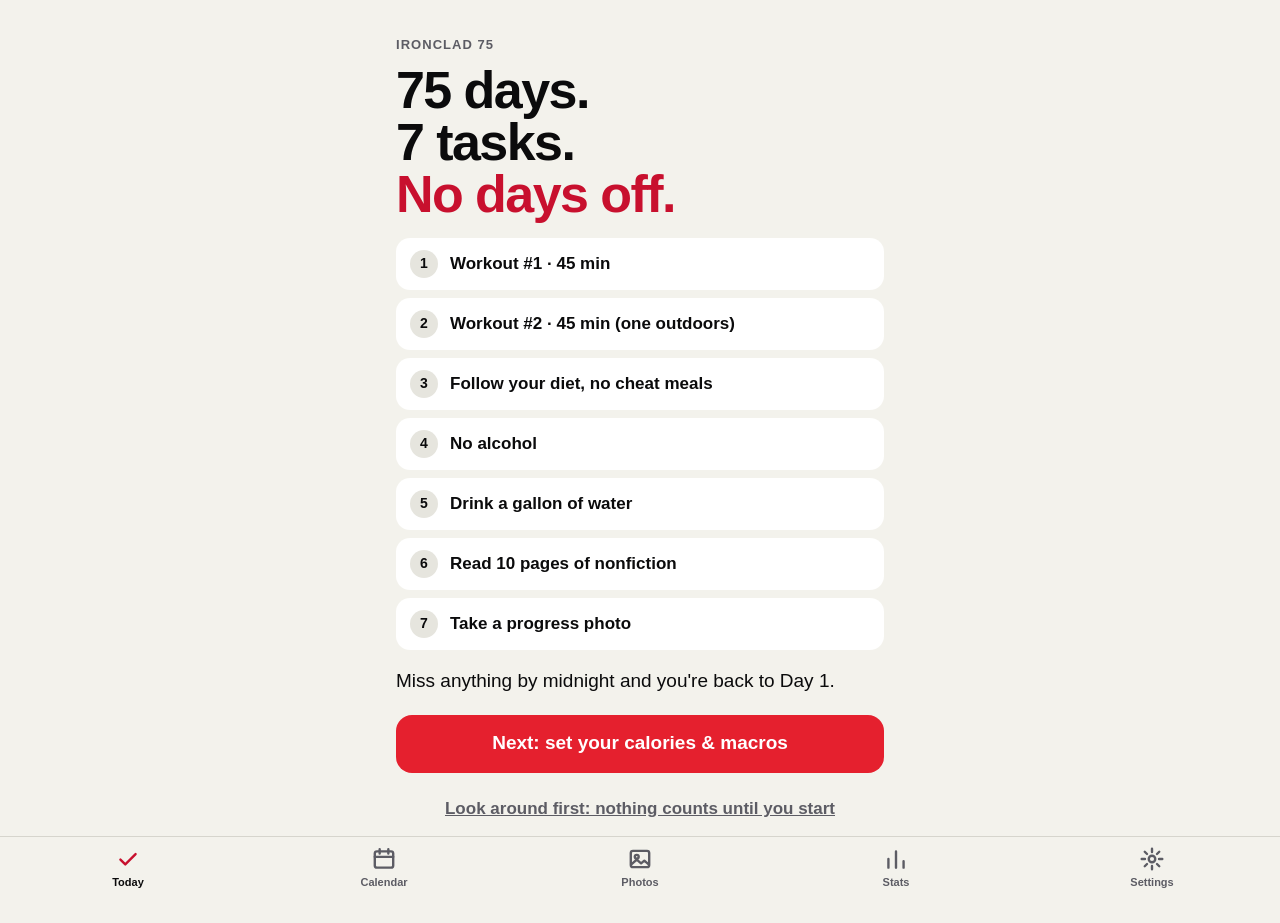
<file: index.html>
<!doctype html>
<html lang="en">
<head>
  <meta charset="utf-8">
  <meta name="viewport" content="width=device-width, initial-scale=1, viewport-fit=cover">
  <title>Ironclad 75</title>
  <meta name="description" content="A 75-day discipline challenge tracker.">
  <meta name="theme-color" content="#0B0B0C">
  <meta name="apple-mobile-web-app-capable" content="yes">
  <meta name="mobile-web-app-capable" content="yes">
  <meta name="apple-mobile-web-app-status-bar-style" content="black-translucent">
  <meta name="apple-mobile-web-app-title" content="Ironclad">
  <link rel="manifest" href="manifest.webmanifest">
  <link rel="icon" href="icons/icon-192.png" type="image/png">
  <link rel="apple-touch-icon" href="icons/apple-touch-icon.png">
  <link rel="stylesheet" href="styles.css">
</head>
<body>
  <main id="screen" class="screen" aria-live="polite"></main>

  <nav id="nav" class="nav" aria-label="Main">
    <button data-tab="today">
      <svg viewBox="0 0 24 24" aria-hidden="true"><path d="M5 12.5l4.5 4.5L19 7.5"/></svg><span>Today</span></button>
    <button data-tab="calendar">
      <svg viewBox="0 0 24 24" aria-hidden="true"><rect x="3.5" y="5" width="17" height="15" rx="2"/><path d="M3.5 10h17M8 3v4M16 3v4"/></svg><span>Calendar</span></button>
    <button data-tab="photos">
      <svg viewBox="0 0 24 24" aria-hidden="true"><rect x="3.5" y="4.5" width="17" height="15" rx="2"/><circle cx="9" cy="10" r="1.8"/><path d="M4 17l5-4.5 4 3.5 3-2.5 4 3.5"/></svg><span>Photos</span></button>
    <button data-tab="stats">
      <svg viewBox="0 0 24 24" aria-hidden="true"><path d="M5 20V12M12 20V5M19 20v-6"/></svg><span>Stats</span></button>
    <button data-tab="settings">
      <svg viewBox="0 0 24 24" aria-hidden="true"><circle cx="12" cy="12" r="3"/><path d="M12 2.5v3M12 18.5v3M2.5 12h3M18.5 12h3M5.3 5.3l2.1 2.1M16.6 16.6l2.1 2.1M5.3 18.7l2.1-2.1M16.6 7.4l2.1-2.1"/></svg><span>Settings</span></button>
  </nav>

  <div id="overlay" class="overlay" hidden></div>

  <noscript>Ironclad 75 needs JavaScript turned on.</noscript>
  <script type="module" src="js/app.js"></script>
</body>
</html>
</file>
<file: styles.css>
/* Ironclad 75: bold, high-contrast, thumb-first. Dark by default, light follows the phone or the setting. */

:root {
  --bg: #0b0b0c;
  --surface: #17171a;
  --surface-2: #232328;
  --line: #2e2e35;
  --text: #f5f5f2;
  --muted: #9a9aa3;
  --accent: #e5202e;
  --accent-ink: #ffffff;
  --accent-text: #ff4d55;
  --danger: #ff8a3d;
  --warn: #ffb02e;
  --radius: 20px;
  --nav-h: 64px;
  --safe-b: env(safe-area-inset-bottom, 0px);
  --safe-t: env(safe-area-inset-top, 0px);
  color-scheme: dark;
}

@media (prefers-color-scheme: light) {
  :root:not([data-theme="dark"]) {
    --bg: #f3f2ec;
    --surface: #ffffff;
    --surface-2: #e6e5de;
    --line: #d6d5cd;
    --text: #0b0b0c;
    --muted: #5c5c64;
    --accent-text: #c8102e;
    --danger: #c2410c;
    --warn: #a86400;
    color-scheme: light;
  }
}

:root[data-theme="light"] {
  --bg: #f3f2ec;
  --surface: #ffffff;
  --surface-2: #e6e5de;
  --line: #d6d5cd;
  --text: #0b0b0c;
  --muted: #5c5c64;
  --accent-text: #c8102e;
  --danger: #c2410c;
  --warn: #a86400;
  color-scheme: light;
}

* { box-sizing: border-box; }

html { -webkit-text-size-adjust: 100%; }

body {
  margin: 0;
  background: var(--bg);
  color: var(--text);
  font: 17px/1.4 -apple-system, BlinkMacSystemFont, "SF Pro Text", "Segoe UI", Roboto, Helvetica, Arial, sans-serif;
  -webkit-font-smoothing: antialiased;
  -webkit-tap-highlight-color: transparent;
  overscroll-behavior-y: none;
}

button, input, select { font: inherit; color: inherit; }
button { cursor: pointer; border: 0; background: none; padding: 0; touch-action: manipulation; }
button:disabled { opacity: 0.35; cursor: default; }
:focus-visible { outline: 3px solid var(--accent); outline-offset: 2px; }

.visually-hidden {
  position: absolute; width: 1px; height: 1px; overflow: hidden;
  clip: rect(0 0 0 0); white-space: nowrap; opacity: 0;
}

.screen {
  max-width: 520px;
  margin: 0 auto;
  padding: calc(var(--safe-t) + 12px) 16px calc(var(--nav-h) + var(--safe-b) + 28px);
}

.eyebrow { margin: 0; font-size: 13px; font-weight: 700; letter-spacing: 0.08em; text-transform: uppercase; color: var(--muted); }
.muted { color: var(--muted); }
.center { text-align: center; }
.accent { color: var(--accent-text); }
.danger { color: var(--danger); }
.lead { font-size: 19px; margin: 8px 0 20px; }
.title { font-size: 44px; line-height: 1; font-weight: 900; letter-spacing: -0.03em; margin: 10px 0 18px; }
.row { display: flex; gap: 10px; align-items: center; }

/* ---- Hero / day counter ---------------------------------------------- */

.hero { padding-top: 6px; }
.hero-top { display: flex; justify-content: space-between; }
.daynum { display: flex; align-items: baseline; gap: 10px; margin: 12px 0 10px; }
.day-label { font-size: 22px; font-weight: 800; text-transform: uppercase; color: var(--muted); }
.num {
  font-size: clamp(88px, 30vw, 132px); line-height: 0.9; font-weight: 900;
  letter-spacing: -0.05em; font-variant-numeric: tabular-nums;
}
.of { font-size: 22px; font-weight: 700; color: var(--muted); }

.run-bar { height: 8px; border-radius: 99px; background: var(--surface-2); overflow: hidden; }
.run-bar span { display: block; height: 100%; width: 0; background: var(--accent); border-radius: inherit; transition: width 0.6s cubic-bezier(.2,.8,.2,1); }

.seg { display: grid; grid-template-columns: 1fr 1fr; gap: 8px; margin-top: 16px; }
.seg-btn {
  display: flex; flex-direction: column; align-items: flex-start; gap: 2px;
  padding: 12px 14px; border-radius: 14px; background: var(--surface); border: 2px solid var(--line);
}
.seg-btn b { font-size: 17px; }
.seg-btn small { font-size: 13px; color: var(--muted); }
.seg-btn.warn small { color: var(--warn); font-weight: 700; }
.seg-btn.on { border-color: var(--text); }

.status {
  display: flex; justify-content: space-between; align-items: center;
  min-height: 52px; margin: 16px 0 12px;
}
.count { font-size: 20px; font-weight: 700; color: var(--muted); }
.count b { color: var(--text); font-size: 28px; font-weight: 900; }
.dots { display: flex; gap: 6px; }
.dots i { width: 12px; height: 12px; border-radius: 50%; background: var(--surface-2); transition: background 0.2s, transform 0.2s; }
.dots i.on { background: var(--accent); transform: scale(1.1); }
.stamp {
  width: 100%; text-align: center; padding: 12px; border-radius: 14px;
  background: var(--accent); color: var(--accent-ink);
  font-size: 22px; font-weight: 900; letter-spacing: 0.02em; text-transform: uppercase;
}
.status.just-done .stamp { animation: stamp 0.55s cubic-bezier(.2,1.6,.4,1); }

/* ---- Task cards -------------------------------------------------------- */

.tasks { display: flex; flex-direction: column; gap: 10px; }

.card {
  position: relative;
  background: var(--surface);
  border: 2px solid transparent;
  border-radius: var(--radius);
  transition: background 0.25s, color 0.25s, border-color 0.25s;
}
.card.done { background: var(--accent); color: var(--accent-ink); }
.card.done .card-sub, .card.done .muted { color: inherit; opacity: 0.7; }

.card-main {
  display: flex; align-items: center; gap: 14px; width: 100%;
  min-height: 76px; padding: 14px 18px; text-align: left; border-radius: var(--radius);
}
.card-main:active, .ring-btn:active, .btn-add:active { transform: scale(0.98); }
.card-text { flex: 1; display: flex; flex-direction: column; min-width: 0; }
.card-title { font-size: 20px; font-weight: 800; letter-spacing: -0.01em; }
.card-sub { font-size: 15px; color: var(--muted); }

.check {
  flex: none; width: 40px; height: 40px; border-radius: 50%;
  border: 3px solid var(--line); display: grid; place-items: center;
  transition: border-color 0.2s, background 0.2s;
}
.check svg { width: 24px; height: 24px; fill: none; stroke: currentColor; stroke-width: 3.2; stroke-linecap: round; stroke-linejoin: round; stroke-dasharray: 24; stroke-dashoffset: 24; }
.done .check { background: var(--accent-ink); border-color: var(--accent-ink); color: var(--accent); }
.done .check svg { stroke-dashoffset: 0; transition: stroke-dashoffset 0.3s 0.05s ease-out; }
.card.just-done { animation: pop 0.4s cubic-bezier(.2,1.6,.4,1); }

.workout { display: flex; align-items: center; }
.workout .card-main { flex: 1; padding-right: 8px; }
.chip {
  display: inline-flex; align-items: center; gap: 6px; flex: none;
  min-height: 44px; padding: 0 14px; margin-right: 14px; border-radius: 99px;
  background: var(--surface-2); font-size: 15px; font-weight: 700;
}
.chip svg { width: 18px; height: 18px; fill: none; stroke: currentColor; stroke-width: 2.2; stroke-linecap: round; }
.chip.on { background: var(--text); color: var(--bg); }
.card.done .chip { background: rgba(0,0,0,0.12); }
.card.done .chip.on { background: var(--accent-ink); color: var(--accent); }

.hint { margin: -2px 6px 2px; font-size: 14px; font-weight: 600; color: var(--muted); }
.hint.ok { color: var(--accent-text); }
.hint.bad { color: var(--warn); }

/* Water */
.water { display: flex; align-items: center; gap: 14px; padding: 14px 18px; }
.ring-btn { position: relative; flex: none; width: 96px; height: 96px; border-radius: 50%; }
.ring { width: 100%; height: 100%; transform: rotate(-90deg); }
.ring circle { fill: none; stroke-width: 8; }
.ring-bg { stroke: var(--surface-2); }
.ring-fg { stroke: var(--accent); stroke-linecap: round; transition: stroke-dashoffset 0.5s cubic-bezier(.2,.8,.2,1); }
.done .ring-bg { stroke: rgba(0,0,0,0.15); }
.done .ring-fg { stroke: var(--accent-ink); }
.ring-label { position: absolute; inset: 0; display: flex; flex-direction: column; align-items: center; justify-content: center; line-height: 1.05; }
.ring-label b { font-size: 26px; font-weight: 900; font-variant-numeric: tabular-nums; }
.ring-label small { font-size: 12px; font-weight: 600; opacity: 0.7; }
.water-side { flex: 1; display: flex; flex-direction: column; gap: 2px; min-width: 0; }
.water-side .row { margin-top: 8px; }
.water > .check { align-self: flex-start; }

.btn-add {
  flex: 1; min-height: 48px; border-radius: 14px;
  background: var(--text); color: var(--bg); font-weight: 800; font-size: 18px;
}
.done .btn-add { background: var(--accent-ink); color: var(--accent); }
.btn-icon {
  flex: none; width: 48px; height: 48px; border-radius: 14px;
  background: var(--surface-2); font-size: 24px; font-weight: 700; line-height: 1;
}
.done .btn-icon { background: rgba(0,0,0,0.12); }

/* Reading */
.reading { padding: 14px 18px; display: flex; flex-direction: column; gap: 10px; }
.card-head { display: flex; align-items: center; gap: 14px; }
.field {
  width: 100%; min-height: 48px; padding: 0 14px; border-radius: 14px;
  background: var(--surface-2); border: 2px solid transparent; font-size: 17px;
}
.field:focus { outline: none; border-color: var(--text); }
.done .field { background: rgba(0,0,0,0.1); }
.done .field:focus { border-color: var(--accent-ink); }
.stepper .chip { margin-right: 0; min-height: 48px; }
.pages { flex: 1; display: flex; align-items: baseline; justify-content: center; gap: 6px; font-weight: 600; }
.pages input {
  width: 64px; border: 0; background: transparent; text-align: right;
  font-size: 28px; font-weight: 900; font-variant-numeric: tabular-nums; -moz-appearance: textfield;
}
.pages input::-webkit-inner-spin-button, .pages input::-webkit-outer-spin-button { -webkit-appearance: none; }
.pages input:focus { outline: none; border-bottom: 2px solid currentColor; }

/* Photo */
.photo-pick { cursor: pointer; }
.thumb-wrap {
  flex: none; width: 56px; height: 56px; border-radius: 14px; overflow: hidden;
  background: var(--surface-2); display: grid; place-items: center;
}
.done .thumb-wrap { background: rgba(0,0,0,0.12); }
.thumb { width: 100%; height: 100%; object-fit: cover; }
.cam { width: 28px; height: 28px; fill: none; stroke: currentColor; stroke-width: 2; stroke-linejoin: round; }

/* ---- Buttons ------------------------------------------------------------- */

.btn-primary, .btn-secondary, .btn-danger {
  display: block; width: 100%; min-height: 58px; padding: 0 20px; border-radius: 16px;
  font-size: 19px; font-weight: 800;
}
.btn-primary { background: var(--accent); color: var(--accent-ink); }
.btn-primary:active { transform: scale(0.98); }
.btn-secondary { width: auto; min-height: 48px; font-size: 16px; background: var(--surface-2); }
.btn-danger { background: transparent; color: var(--danger); border: 2px solid var(--danger); }

/* ---- Onboarding, countdown, win ------------------------------------------ */

.onboard { padding-top: 24px; }
.onboard .title { font-size: 52px; }
.rules { margin: 0 0 18px; padding: 0; list-style: none; counter-reset: r; display: grid; gap: 8px; }
.rules li {
  counter-increment: r; display: flex; gap: 12px; align-items: center;
  padding: 12px 14px; background: var(--surface); border-radius: 14px; font-weight: 600;
}
.rules li::before {
  content: counter(r); flex: none; width: 28px; height: 28px; border-radius: 50%;
  display: grid; place-items: center; background: var(--surface-2); font-size: 14px; font-weight: 800;
}
.alt-start { margin-top: 22px; display: grid; gap: 8px; }

.hero-msg { padding-top: 15vh; text-align: center; }
.mega { font-size: 120px; line-height: 0.9; font-weight: 900; letter-spacing: -0.05em; margin: 12px 0; }
.mega span { color: var(--muted); font-size: 0.45em; }
.win .mega { color: var(--accent-text); }

.empty { padding-top: 20vh; text-align: center; }
.empty h2 { font-size: 28px; margin: 8px 0; }

/* ---- Reset / win overlay ------------------------------------------------- */

.overlay {
  position: fixed; inset: 0; z-index: 50; background: var(--bg);
  display: flex; align-items: center; justify-content: center;
  padding: calc(var(--safe-t) + 24px) 20px calc(var(--safe-b) + 24px);
  animation: fade 0.3s ease-out;
}
.overlay[hidden] { display: none; }
.sheet { width: 100%; max-width: 480px; }
.sheet .title { font-size: 64px; }
.missing { font-weight: 700; color: var(--danger); margin: 0 0 22px; }
.stat-row { display: grid; grid-template-columns: repeat(3, 1fr); gap: 8px; margin-bottom: 28px; }
.stat-row div { background: var(--surface); border-radius: 14px; padding: 14px 10px; display: flex; flex-direction: column; }
.stat-row b { font-size: 32px; font-weight: 900; line-height: 1; }
.stat-row span { font-size: 13px; color: var(--muted); margin-top: 4px; }
.sheet.win { text-align: center; }

/* ---- Settings ------------------------------------------------------------ */

.screen-title { font-size: 34px; font-weight: 900; margin: 8px 0 16px; letter-spacing: -0.02em; }
.group { background: var(--surface); border-radius: var(--radius); padding: 6px 16px; margin-bottom: 14px; }
.group h3 { font-size: 15px; text-transform: uppercase; letter-spacing: 0.06em; color: var(--muted); margin: 12px 0 6px; }
.setting { display: flex; align-items: center; justify-content: space-between; gap: 12px; min-height: 60px; border-bottom: 1px solid var(--line); }
.setting.col { flex-direction: column; align-items: stretch; padding: 12px 0; gap: 8px; }
.setting label { font-weight: 700; }
.setting:last-child { border-bottom: 0; }
.group > small.pad { display: block; padding: 0 0 10px; border-bottom: 1px solid var(--line); }
select {
  min-height: 44px; padding: 0 12px; border-radius: 12px; border: 0;
  background: var(--surface-2); font-weight: 600;
}
.switch {
  appearance: none; -webkit-appearance: none; width: 54px; height: 32px; border-radius: 99px;
  background: var(--surface-2); position: relative; cursor: pointer; transition: background 0.2s;
}
.switch::after {
  content: ""; position: absolute; top: 3px; left: 3px; width: 26px; height: 26px; border-radius: 50%;
  background: var(--text); transition: transform 0.2s;
}
.switch:checked { background: var(--accent); }
.switch:checked::after { transform: translateX(22px); background: var(--accent-ink); }

.history { list-style: none; margin: 0 0 8px; padding: 0; }
.history li { display: flex; justify-content: space-between; gap: 10px; padding: 12px 0; border-bottom: 1px solid var(--line); font-size: 15px; }
.history li:last-child { border-bottom: 0; }
.tag { font-size: 13px; font-weight: 800; padding: 3px 9px; border-radius: 99px; background: var(--surface-2); white-space: nowrap; }
.tag.completed { background: var(--accent); color: var(--accent-ink); }
.tag.reset { color: var(--danger); }
.group .btn-danger { margin: 10px 0; }
.col-text { display: flex; flex-direction: column; }
.install-help { margin: 12px 0; }
.install-btn { width: 100%; margin-top: 16px; }
.debug { border: 2px dashed var(--warn); }
.btn-grid { display: grid; grid-template-columns: 1fr 1fr; gap: 8px; padding-bottom: 12px; }
.btn-grid .btn-secondary { width: 100%; }

/* ---- Calendar ------------------------------------------------------------- */

.cal-top { display: flex; align-items: baseline; justify-content: space-between; }
.cal-count { font-size: 18px; font-weight: 700; color: var(--muted); }
.cal-count b { font-size: 30px; font-weight: 900; color: var(--text); }
.cal-run { margin-bottom: 14px; }
.cal-week, .cal-grid { display: grid; grid-template-columns: repeat(7, 1fr); gap: 6px; }
.cal-week { margin-bottom: 6px; text-align: center; font-size: 12px; font-weight: 800; color: var(--muted); }
.cal-cell {
  position: relative; aspect-ratio: 1; border-radius: 12px; overflow: hidden;
  display: flex; flex-direction: column; align-items: center; justify-content: center;
  background: var(--surface); color: var(--muted); border: 2px solid transparent;
}
.cal-cell b { font-size: 17px; font-weight: 800; font-variant-numeric: tabular-nums; }
.cal-cell small { position: absolute; top: 3px; font-size: 9px; white-space: nowrap; font-weight: 800; text-transform: uppercase; letter-spacing: 0.04em; }
.cal-cell i { position: absolute; left: 0; bottom: 0; height: 4px; width: calc(var(--p) * 100%); background: var(--accent); }
.cal-cell.done { background: var(--accent); color: var(--accent-ink); }
.cal-cell.today { color: var(--text); border-color: var(--text); }
.cal-cell.open { color: var(--text); border-color: var(--warn); }
.cal-cell.missed { background: var(--danger); color: #fff; }
.cal-cell.upcoming { background: transparent; border-color: var(--line); }
.cal-cell.none { background: transparent; opacity: 0.35; }
.cal-cell.sel { outline: 3px solid var(--text); outline-offset: 2px; }

.cal-legend { display: flex; flex-wrap: wrap; gap: 6px 16px; margin: 14px 2px; font-size: 13px; font-weight: 600; color: var(--muted); }
.cal-legend span { display: inline-flex; align-items: center; gap: 6px; }
.cal-legend i { width: 14px; height: 14px; border-radius: 4px; border: 2px solid transparent; }
.cal-legend i.done { background: var(--accent); }
.cal-legend i.today { border-color: var(--text); }
.cal-legend i.missed { background: var(--danger); }
.cal-legend i.upcoming { border-color: var(--line); }

.cal-detail { background: var(--surface); border-radius: var(--radius); padding: 16px; scroll-margin-bottom: calc(var(--nav-h) + var(--safe-b) + 16px); }
.cal-detail-head { display: flex; justify-content: space-between; align-items: flex-start; gap: 10px; margin-bottom: 10px; }
.cal-detail-head h3 { margin: 2px 0 0; font-size: 20px; }
.cal-detail-body { display: flex; gap: 12px; align-items: flex-start; }
.cal-tasks { flex: 1; list-style: none; margin: 0; padding: 0; display: grid; gap: 6px; }
.cal-tasks li { display: flex; align-items: center; gap: 10px; font-weight: 600; color: var(--muted); }
.cal-tasks li.on { color: var(--text); }
.cal-tasks .mark { width: 22px; height: 22px; border-radius: 50%; flex: none; display: grid; place-items: center; font-size: 12px; font-weight: 900; background: var(--surface-2); }
.cal-tasks li.on .mark { background: var(--accent); color: var(--accent-ink); }
.cal-tasks small { margin-left: auto; color: var(--muted); font-weight: 600; text-align: right; overflow: hidden; text-overflow: ellipsis; white-space: nowrap; max-width: 50%; }
.cal-photo { width: 96px; aspect-ratio: 3 / 4; object-fit: cover; border-radius: 12px; background: var(--surface-2); }
.btn-secondary.wide { width: 100%; margin-top: 12px; }
.tag.done { background: var(--accent); color: var(--accent-ink); }
.tag.missed { background: var(--danger); color: #fff; }
.tag.open { color: var(--warn); }

/* ---- Stats tiles --------------------------------------------------------- */

.tiles { display: grid; grid-template-columns: 1fr 1fr; gap: 10px; margin-bottom: 14px; }
.tile { background: var(--surface); border-radius: var(--radius); padding: 16px; display: flex; flex-direction: column; }
.tile b { font-size: 44px; line-height: 1; font-weight: 900; letter-spacing: -0.03em; font-variant-numeric: tabular-nums; }
.tile span { margin-top: 6px; font-size: 14px; font-weight: 700; color: var(--muted); }
.tile.hot { background: var(--accent); color: var(--accent-ink); }
.tile.hot span { color: inherit; opacity: 0.8; }
.totals { padding-bottom: 10px; }
.total-row { display: flex; justify-content: space-between; gap: 10px; padding: 8px 0; font-weight: 600; }
.total-row b { font-variant-numeric: tabular-nums; text-align: right; }
.causes { list-style: none; margin: 0 0 12px; padding: 0; display: grid; gap: 10px; }
.causes li { display: grid; grid-template-columns: 110px 1fr auto; align-items: center; gap: 10px; font-size: 15px; font-weight: 600; }
.causes .bar { height: 10px; border-radius: 99px; background: var(--surface-2); overflow: hidden; }
.causes .bar i { display: block; height: 100%; background: var(--danger); border-radius: inherit; }

/* ---- Workout timer, water presets, close countdown ----------------------------- */

.workout { flex-direction: column; align-items: stretch; }
.workout-top { display: flex; align-items: center; }
.workout-top .card-main { flex: 1; padding-right: 8px; }
.workout-timer { display: flex; align-items: center; gap: 8px; padding: 0 14px 14px 18px; }
.workout-timer .chip { margin-right: 0; }
.chip.timer svg { fill: currentColor; stroke: none; }
.chip.timer.on { background: var(--accent); color: var(--accent-ink); }
.elapsed { flex: 1; font-size: 26px; font-weight: 900; font-variant-numeric: tabular-nums; }
.water-presets { display: grid; grid-template-columns: repeat(4, 1fr); gap: 6px; margin-top: 8px; }
.water-presets .chip { margin: 0; padding: 0; justify-content: center; min-height: 40px; }
.done .water-presets .chip { background: rgba(0, 0, 0, 0.12); }
.water { position: relative; }
.water > .check { position: absolute; top: 14px; right: 14px; }
.water-side .card-title, .water-side .card-sub { padding-right: 44px; }
.water-custom { margin-top: 6px; }
.water-custom .field { flex: 1; min-width: 56px; min-height: 44px; padding: 0 10px; }
.water-custom .btn-add { flex: none; padding: 0 14px; min-height: 44px; font-size: 16px; }
.closes-in { margin: 8px 0 0; font-size: 14px; font-weight: 700; color: var(--muted); font-variant-numeric: tabular-nums; }
.closes-in.soon { color: var(--warn); }
.hint[hidden] { display: none; }
.ios-install { margin-top: 18px; font-size: 15px; }
.photo-top { display: flex; align-items: center; gap: 14px; padding: 14px 18px 10px; }
.photo-actions { display: grid; grid-template-columns: 1fr 1fr; gap: 8px; padding: 0 14px 14px; }
.photo-btn { display: inline-flex; align-items: center; justify-content: center; gap: 8px; min-height: 48px; margin: 0; cursor: pointer; font-size: 15px; font-weight: 800; text-align: center; }
.photo-btn .cam { width: 20px; height: 20px; }
.done .photo-btn.chip { background: rgba(0, 0, 0, 0.12); }
/* iPhone home-screen apps draw under the status bar, whose text is always white
   (black-translucent): keep a dark strip behind it so light mode stays readable. */
body::after {
  content: ""; position: fixed; top: 0; left: 0; right: 0; height: var(--safe-t);
  background: #0b0b0c; z-index: 90; pointer-events: none;
}
.push-note { text-align: right; font-size: 14px; max-width: 60%; }

/* ---- Photos ------------------------------------------------------------------ */

.compare { display: grid; grid-template-columns: 1fr 1fr; gap: 8px; }
.cmp { margin: 0; display: flex; flex-direction: column; gap: 6px; min-width: 0; }
.cmp-img { position: relative; aspect-ratio: 3 / 4; border-radius: 16px; overflow: hidden; background: var(--surface); }
.cmp-img img { width: 100%; height: 100%; object-fit: cover; display: block; }
.cmp-tag {
  position: absolute; left: 8px; top: 8px; padding: 4px 10px; border-radius: 99px;
  background: var(--accent); color: var(--accent-ink); font-size: 14px; font-weight: 900;
}
.cmp-select { width: 100%; min-height: 44px; font-size: 14px; }
.g-head { font-size: 15px; text-transform: uppercase; letter-spacing: 0.06em; color: var(--muted); margin: 22px 0 8px; }
.gallery { display: grid; grid-template-columns: repeat(3, 1fr); gap: 6px; }
.g-item { position: relative; aspect-ratio: 3 / 4; border-radius: 12px; overflow: hidden; background: var(--surface); border: 3px solid transparent; }
.g-item img { width: 100%; height: 100%; object-fit: cover; display: block; }
.g-item span {
  position: absolute; left: 6px; bottom: 6px; min-width: 28px; padding: 2px 7px; border-radius: 99px;
  background: rgba(0, 0, 0, 0.7); color: #fff; font-size: 13px; font-weight: 900;
}
.g-item.sel { border-color: var(--accent); }

.lightbox {
  position: fixed; inset: 0; z-index: 80; background: #000;
  display: flex; flex-direction: column; align-items: center; justify-content: center; gap: 12px;
  padding: calc(var(--safe-t) + 12px) 12px calc(var(--safe-b) + 12px); animation: fade 0.2s;
}
.lightbox img { max-width: 100%; max-height: calc(100% - 48px); object-fit: contain; border-radius: 12px; }
.lightbox p { margin: 0; color: #fff; font-weight: 700; }

/* ---- Reminders, backup ----------------------------------------------------- */

.banner {
  margin-top: 14px; padding: 12px 14px; border-radius: 14px;
  background: color-mix(in srgb, var(--warn) 18%, var(--surface)); border: 2px solid var(--warn); font-weight: 600;
}
.banner b { color: var(--warn); }
.pad-y { margin: 10px 0; }
.pad-b { padding-bottom: 12px; margin: 0; }
.grow { flex: 1; }
.file-btn { display: inline-flex; align-items: center; justify-content: center; cursor: pointer; font-weight: 800; }
.time-input { min-height: 44px; padding: 0 12px; border-radius: 12px; border: 0; background: var(--surface-2); font-weight: 700; font-size: 17px; }
.setting.col .btn-primary { margin-top: 2px; }
.group a { color: var(--accent-text); font-weight: 700; }
.group code { font-size: 13px; word-break: break-all; }
.key-box { display: grid; gap: 10px; margin: 6px 0 12px; }
.key-box code {
  display: block; padding: 12px; border-radius: 12px; background: var(--surface-2);
  font-size: 15px; font-weight: 700; user-select: all; -webkit-user-select: all;
}

/* ---- Calorie calculator ------------------------------------------------- */

.calc { padding-bottom: 14px; }
.calc-result { margin-bottom: 14px; }
.calc-empty { margin: 4px 0 8px; }
.calc-big { display: flex; flex-direction: column; margin: 4px 0 10px; }
.calc-big b { font-size: 56px; line-height: 1; font-weight: 900; letter-spacing: -0.03em; color: var(--accent-text); font-variant-numeric: tabular-nums; }
.calc-big span { font-weight: 700; color: var(--muted); }
.calc-row { display: flex; justify-content: space-between; padding: 10px 0; border-top: 1px solid var(--line); font-weight: 600; }
.calc-row b { font-size: 20px; font-variant-numeric: tabular-nums; }
.calc-row.target { background: var(--accent); color: var(--accent-ink); border: 0; border-radius: 12px; padding: 12px 14px; margin-top: 6px; }
.calc-seg { margin: 0 0 12px; }
.calc-seg .seg-btn, .calc-units .seg-btn { align-items: center; padding: 10px; }
.calc-grid { display: grid; grid-template-columns: 1fr 1fr; gap: 10px; }
.calc-field { min-width: 0; display: flex; flex-direction: column; gap: 4px; font-size: 14px; font-weight: 700; color: var(--muted); }
.calc-input { display: flex; align-items: center; gap: 6px; min-height: 52px; padding: 0 14px; border-radius: 14px; background: var(--surface-2); border: 2px solid transparent; }
.calc-input:focus-within { border-color: var(--text); }
.calc-input input { flex: 1; width: 100%; min-width: 0; border: 0; background: transparent; font-size: 22px; font-weight: 800; color: var(--text); -moz-appearance: textfield; }
.calc-input input:focus { outline: none; }
.calc-input input::-webkit-inner-spin-button, .calc-input input::-webkit-outer-spin-button { -webkit-appearance: none; }
.calc-input small { font-size: 15px; }
.calc-label { display: block; margin: 14px 0 6px; font-size: 14px; font-weight: 700; color: var(--muted); }
.calc-select { width: 100%; min-height: 52px; font-size: 16px; }
.calc-units { display: flex; align-items: center; justify-content: space-between; gap: 12px; margin-top: 16px; }
.calc-units .seg { margin: 0; flex: 1; max-width: 240px; }
.fine { font-size: 13px; margin: 12px 0 0; }
.calc-btn { margin-top: 16px; }
.calc-result:empty { display: none; }
.calc-result { margin-top: 14px; }
.calc-grid.three { grid-template-columns: repeat(3, 1fr); margin-top: 10px; }
.seg.four { grid-template-columns: repeat(4, 1fr); margin: 0; }
.seg.four .seg-btn { align-items: center; padding: 10px; }
.macro-tiles { grid-template-columns: repeat(3, 1fr); gap: 8px; margin: 8px 0 6px; }
.macro-tile { padding: 12px 10px; background: var(--surface-2); }
.macro-tile b { font-size: 30px; }
.macro-tile b small { font-size: 15px; font-weight: 800; margin-left: 2px; }
.macro-tile span { margin-top: 2px; }
.macro-tile > small { font-size: 12px; color: var(--muted); font-weight: 600; }
.prep { padding-top: 16px; }
.prep .group { margin-top: 14px; }
.prep .btn-primary { margin-top: 8px; }
.block { display: block; }
.hero-msg.idle .btn-primary { margin-top: 18px; }
.btn-link { display: block; margin: 14px auto 0; padding: 10px; color: var(--muted); font-weight: 700; text-decoration: underline; }
.warn-text { color: var(--warn); font-weight: 700; }

/* ---- Bottom nav: within thumb reach ------------------------------------- */

.nav {
  position: fixed; left: 0; right: 0; bottom: 0; z-index: 10;
  display: grid; grid-template-columns: repeat(5, 1fr);
  height: calc(var(--nav-h) + var(--safe-b)); padding-bottom: var(--safe-b);
  background: color-mix(in srgb, var(--bg) 88%, transparent);
  -webkit-backdrop-filter: blur(16px); backdrop-filter: blur(16px);
  border-top: 1px solid var(--line);
}
.nav button { display: flex; flex-direction: column; align-items: center; justify-content: center; gap: 3px; color: var(--muted); font-size: 11px; font-weight: 700; }
.nav svg { width: 26px; height: 26px; fill: none; stroke: currentColor; stroke-width: 2.2; stroke-linecap: round; stroke-linejoin: round; }
.nav button[aria-current] { color: var(--text); }
.nav button[aria-current] svg { stroke: var(--accent-text); }

/* Test mode (?debug): a stripe so practice data is never mistaken for the real log */
body.test-mode::before {
  content: "TEST MODE · practice data"; position: fixed; top: 0; left: 0; right: 0; z-index: 70;
  padding: calc(var(--safe-t) + 2px) 0 2px; text-align: center; font-size: 11px; font-weight: 900; letter-spacing: 0.1em;
  background: var(--warn); color: #000; pointer-events: none;
}
body.test-mode .screen { padding-top: calc(var(--safe-t) + 30px); }

/* ---- Feedback ----------------------------------------------------------- */

.confetti { position: fixed; inset: 0; width: 100%; height: 100%; pointer-events: none; z-index: 100; }

.toast {
  position: fixed; left: 16px; right: 16px; bottom: calc(var(--nav-h) + var(--safe-b) + 12px); z-index: 60;
  max-width: 488px; margin: 0 auto; padding: 14px 16px; border-radius: 14px;
  background: var(--text); color: var(--bg); font-weight: 700; animation: fade 0.2s;
}

@keyframes pop { 0% { transform: scale(1); } 40% { transform: scale(1.04); } 100% { transform: scale(1); } }
@keyframes stamp { 0% { transform: scale(1.4) rotate(-3deg); opacity: 0; } 100% { transform: none; opacity: 1; } }
@keyframes fade { from { opacity: 0; } to { opacity: 1; } }

@media (prefers-reduced-motion: reduce) {
  *, *::before, *::after { animation: none !important; transition: none !important; }
}
</file>
